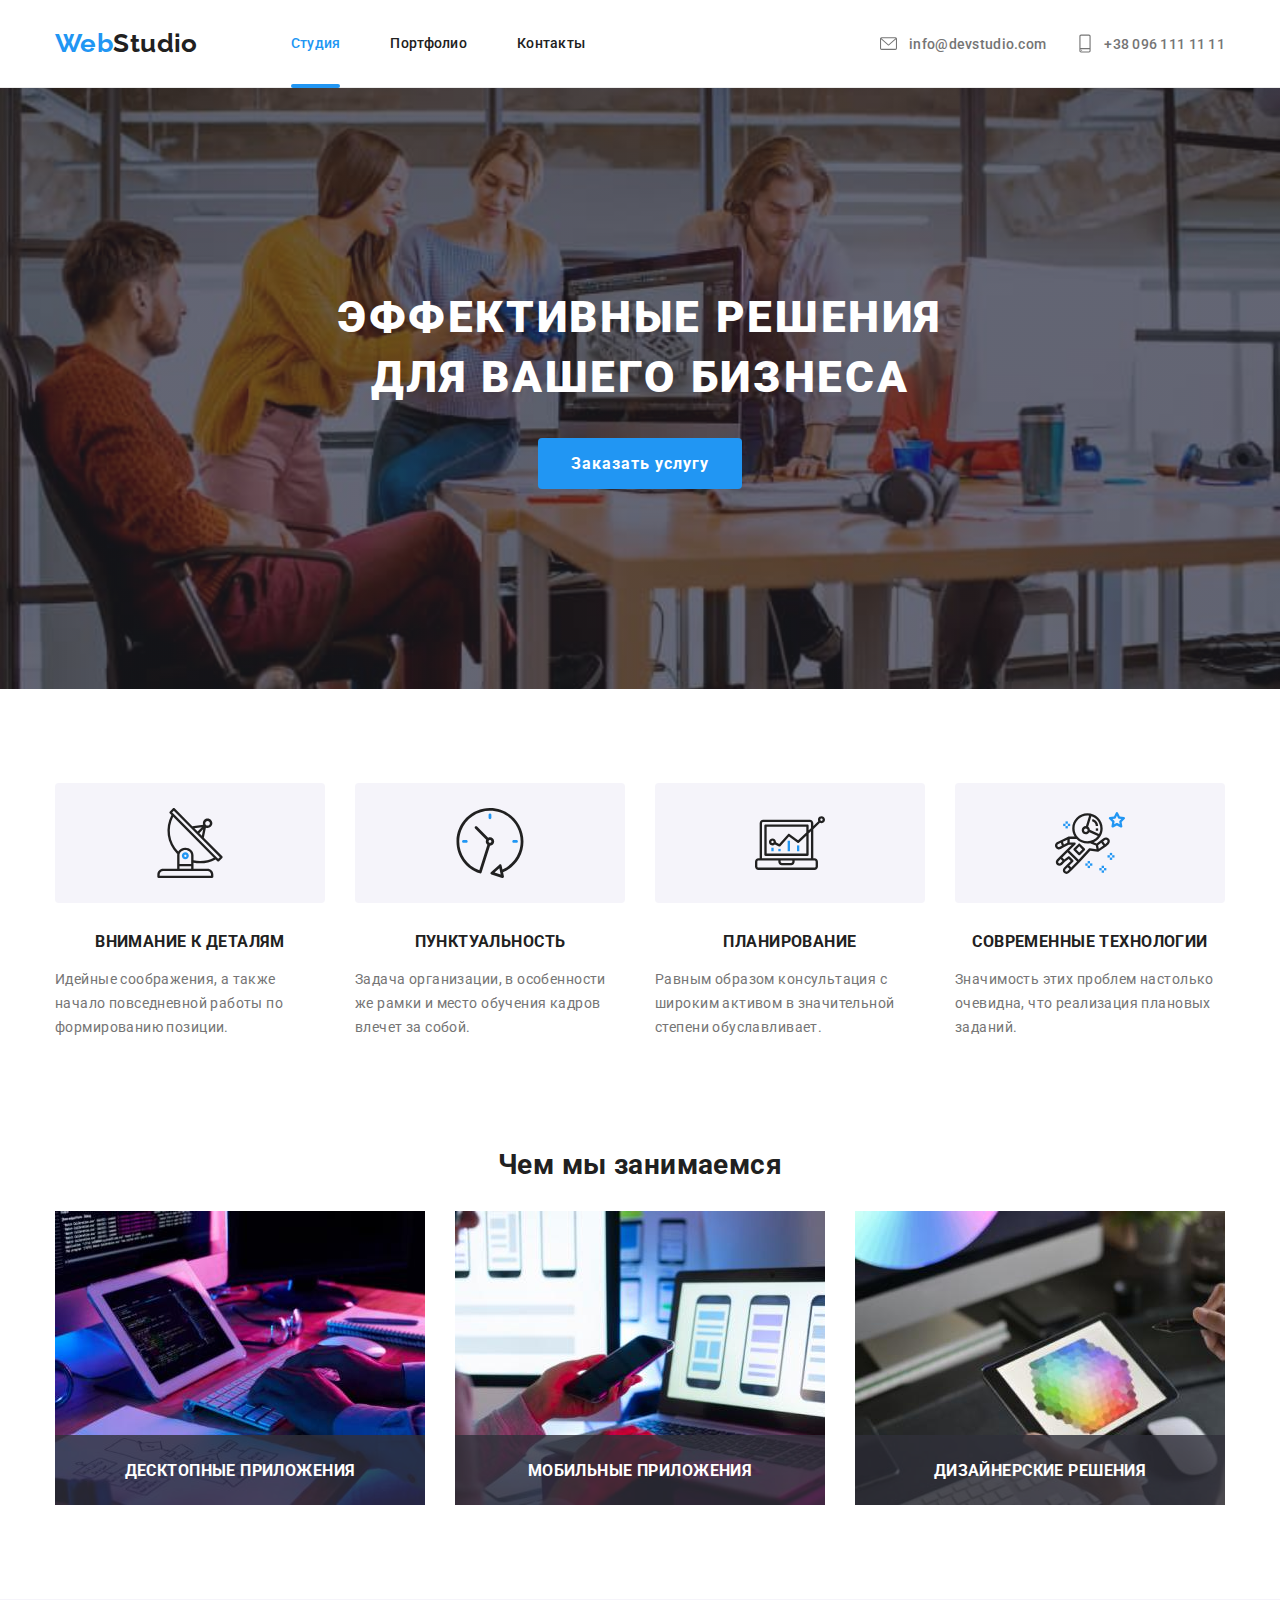
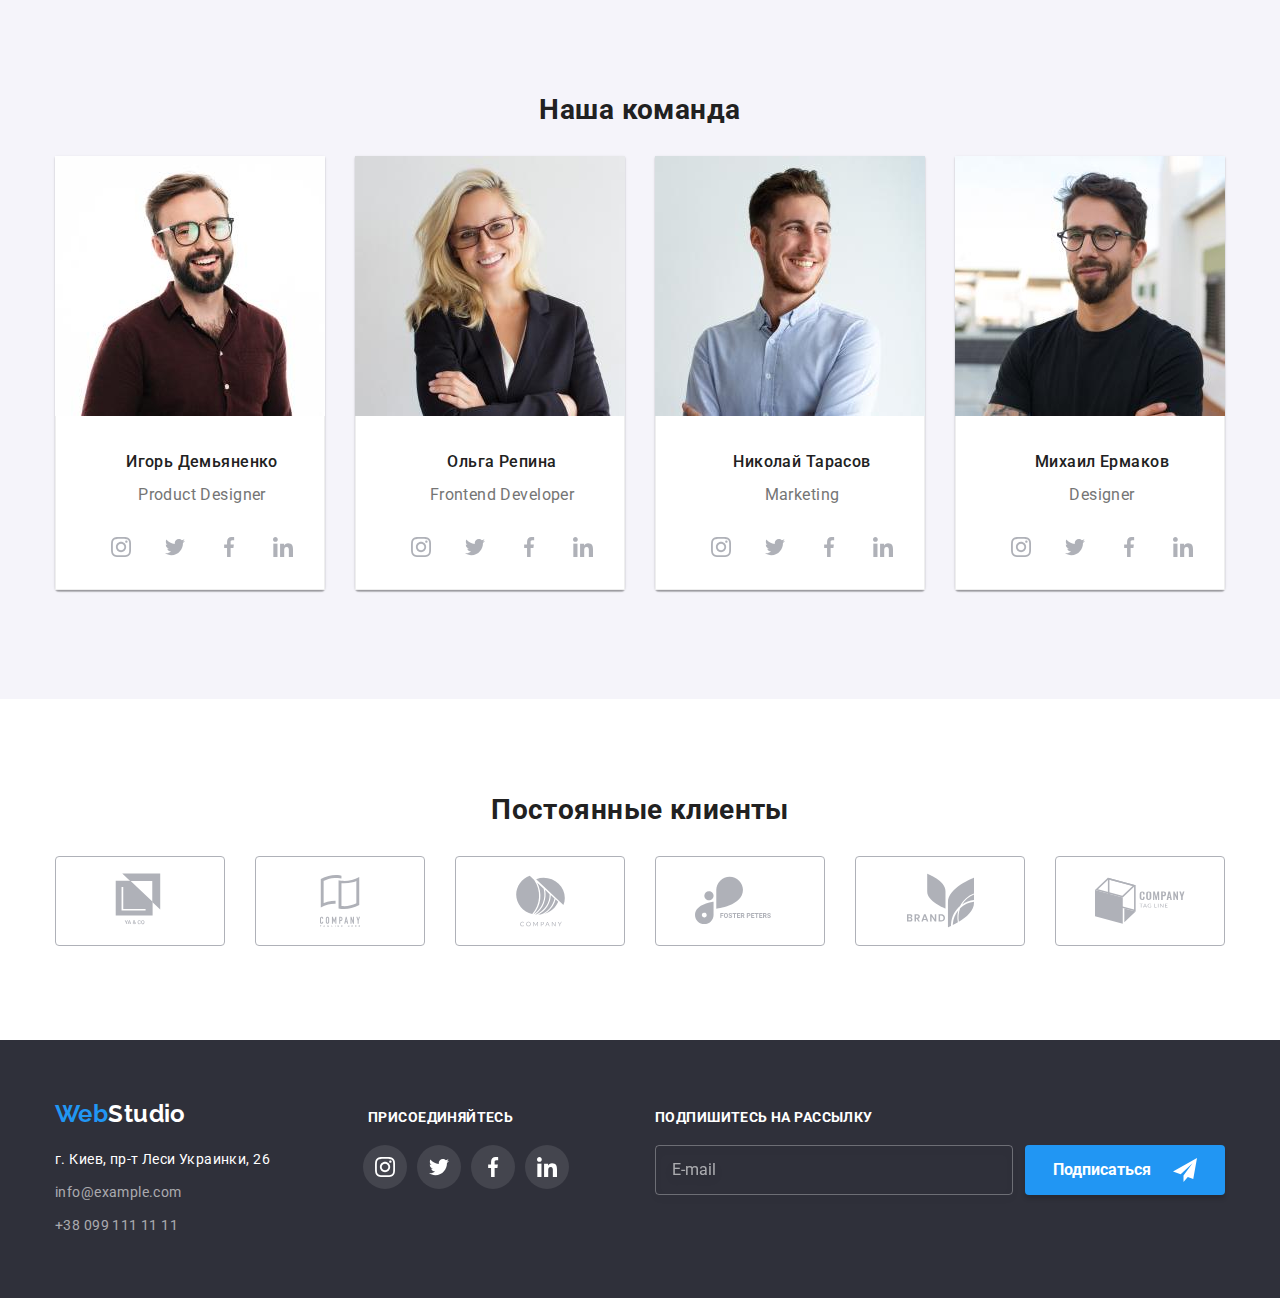
<file: index.html>
<!DOCTYPE html>
<html lang="ru">
<head>
    <meta charset="UTF-8">
    <meta name="viewport" content="width=device-width, initial-scale=1.0">
    <title>WebStudio</title>
    <link
    rel="stylesheet"
    href="https://cdnjs.cloudflare.com/ajax/libs/animate.css/4.1.1/animate.min.css"
  />
    <link href="https://fonts.googleapis.com/css2?family=Raleway:wght@700&family=Roboto:wght@400;500;700;900&display=swap" rel="stylesheet">
    <link rel="stylesheet" href="https://cdnjs.cloudflare.com/ajax/libs/modern-normalize/1.0.0/modern-normalize.min.css">
    <link rel="stylesheet" href="./css/main.min.css">
</head>
<body>
    <!--HEADER-->
    <header class="header">
        <div class="header-page container">
            <nav class="navigation">
                <a href="./index.html" class="logo" aria-label="WebStudio"><span class="web">Web</span><span class="studio-header">Studio</span></a>
                <ul class="navigation-list navigation-list-deck list">
                    <li class="navigation-item"><a href="./index.html" class="link current">Студия</a></li>
                    <li class="navigation-item"><a href="./portfolio.html" class="link">Портфолио</a></li>
                    <li class="navigation-item"><a href="" class="link">Контакты</a></li>
                </ul>
                <button type="button" 
                    class="menu-button is-open" 
                    data-menu-button
                    aria-expanded="false"
                    aria-controls="menu-container"
                    >
                    <svg 
                        width="20" 
                        height="20" 
                        aria-label="Переключатель мобильного меню">
                        <use class="icon-close-menu" href="./svg/sprite.svg#icon-close-menu"></use>
                        <use class="icon-menu" href="./svg/sprite.svg#icon-menu"></use>
                    </svg>
                </button>
                <div class="menu-container" id="menu-container" data-menu>
                    <ul class="navigation-list list">
                        <li class="navigation-item"><a href="./index.html" class="link current">Студия</a></li>
                        <li class="navigation-item"><a href="./portfolio.html" class="link">Портфолио</a></li>
                        <li class="navigation-item"><a href="" class="link">Контакты</a></li>
                    </ul>
                    <address class="address">
                <ul class="address-list__header list">
                    <li class="address-list__items">
                        <a href="mailto:info@devstudio.com" class="contacts">
                        <svg class="contacts-svg__envelop"><use href="./svg/sprite.svg#icon-envelope"></use></svg>info@devstudio.com</a>
                    </li>
                    <li>
                        <a href="tel:380961111111" class="contacts">
                        <svg class="contacts-svg__smartphone"><use href="./svg/sprite.svg#icon-smartphone"></use></svg>+38 096 111 11 11</a>
                    </li>
                </ul>
            </address>
                </div>
            </nav>
            <address class="address address-deck">
                <ul class="address-list__header list">
                    <li class="address-list__items">
                        <a href="mailto:info@devstudio.com" class="contacts">
                        <svg class="contacts-svg__envelop"><use href="./svg/sprite.svg#icon-envelope"></use></svg>info@devstudio.com</a>
                    </li>
                    <li>
                        <a href="tel:380961111111" class="contacts">
                        <svg class="contacts-svg__smartphone"><use href="./svg/sprite.svg#icon-smartphone"></use></svg>+38 096 111 11 11</a>
                    </li>
                </ul>
            </address>
        </div>
    </header>
    <!-- MAIN -->
    <main>
    <!-- HERO -->
    <section class="hero">
        <div class="hero-box"><h1 class="hero-title">Эффективные решения для вашего бизнеса</h1>
            <button class="button primary" data-modal-open>Заказать услугу</button>
        </div>
    </section>
    <!--описания деятельности-->
    <section class="activity padding">
        <!-- <h2>Наши преимущества</h2> скрыть-->
        <div class="activity-box container">
            <h2 hidden>Наши преимущества</h2>
            <ul class="activity-list">
                <li class="activity-item list"><h3 class="activity-title">Внимание к деталям</h3><p class="activity-text">Идейные соображения, а также начало повседневной работы по формированию позиции. </p></li>
                <li class="activity-item list"><h3 class="activity-title">Пунктуальность</h3><p class="activity-text">Задача организации, в особенности же рамки и место обучения кадров влечет за собой.</p></li>
                <li class="activity-item list"><h3 class="activity-title">Планирование</h3><p class="activity-text">Равным образом консультация с широким активом в значительной степени обуславливает.</p></li>
                <li class="activity-item list"><h3 class="activity-title">Современные технологии</h3><p class="activity-text">Значимость этих проблем настолько очевидна, что реализация плановых заданий.</p></li>
            </ul>
        </div>
    </section>
    <section class="work padding">
    <!--визуальное описание-->
        <div class="container">
        <h2 class="title">Чем мы занимаемся</h2>
            <ul class="work-list">
                    <li class="work-item list"><a href="">
                        <div class="actions-thumb">
                            <img srcset="./image/decktop/work-examples-1@1x.jpg, ./image/decktop/work-examples-1@2x.jpg 2x,"
                            src="./image/work-examples-1.jpg" alt="примеры робот">
                            <div class="work-actions">
                                    <h3 class="work-title">Десктопные приложения</h3>
                                </div>
                            </div>
                        </a>
                    </li>
                    <li class="work-item list"><a href="">
                        <div class="actions-thumb">
                            <img srcset="./image/decktop/work-examples-2@1x.jpg, ./image/decktop/work-examples-2@2x.jpg 2x,"
                            src="./image/work-examples-2.jpg" alt="примеры робот" width="370" height="294">
                            <div class="work-actions">
                                    <h3 class="work-title">Мобильные приложения</h3>
                                </div>
                            </div>
                        </a>
                    </li>
                    <li class="work-item list"><a href="">
                        <div class="actions-thumb">
                            <img srcset="./image/decktop/work-examples-3@1x.jpg, ./image/decktop/work-examples-3@2x.jpg 2x,"
                            src="./image/work-examples-3.jpg" alt="примеры робот" width="370" height="294">
                            <div class="work-actions">
                                <h3 class="work-title">Дизайнерские решения</h3>
                            </div>
                        </div>
                    </a>
                </li>
            </ul>
        </div>
    </section>
    <!--команда-->
    <section class="our_team padding">
        <div class="team container">
            <h2 class="title">Наша команда</h2>
            <ul class="team-list list">
                <li class="team-list__items  shadow">
                    <div class="card">
                        <div class="card-items">
                            <picture class="picture">
                                <source srcset="./image/decktop/decktop-team-1@1x.jpg, ./image/decktop/decktop-team-1@2x.jpg" media="(min-width: 1200px)">
                                <source srcset="./image/tablet/tablet-team-1@1x-min.jpg, ./image/tablet/tablet-team-1@2x-min.jpg" media="(min-width: 768px)">
                                <source srcset="./image/mobile/mobile-team-1@1x-min.jpg, ./image/mobile/mobile-team-1@2x-min.jpg" media="(min-width: 320px)">
                                <img src="./image/team1.jpg" alt="член команды">
                            </picture>
                        </div>
                        <div class="card-text"><h3 class="team-title">Игорь Демьяненко</h3><p class="items-text" lang="en">Product Designer</p>
                            <ul class="social-list list">
                                <li class="social-list__items">
                                    <a href="" class="social-list__link link">
                                        <svg class="social-list__svg">
                                            <use href="./svg/sprite.svg#icon-instagram"></use>
                                        </svg>
                                    </a>
                                </li>
                                <li class="social-list__items">
                                    <a href="" class="social-list__link link">
                                        <svg class="social-list__svg">
                                            <use href="./svg/sprite.svg#icon-twitter"></use>
                                        </svg>
                                    </a>
                                </li>
                                <li class="social-list__items">
                                    <a href="" class="social-list__link link">
                                        <svg class="social-list__svg">
                                            <use href="./svg/sprite.svg#icon-facebook"></use>
                                        </svg>
                                    </a>
                                </li>
                                <li class="social-list__items">
                                    <a href="" class="social-list__link link">
                                        <svg class="social-list__svg">
                                            <use href="./svg/sprite.svg#icon-linkedin"></use>
                                        </svg>
                                    </a>
                                </li>
                            </ul>
                        </div>
                    </div>
                </li>
                <li class="team-list__items shadow">
                    <div class="card">
                    <div class="card-items ">
                        <picture class="picture">
                            <source srcset="./image/decktop/decktop-team-2@1x.jpg, ./image/decktop/decktop-team-2@2x.jpg" media="(min-width: 1200px)">
                            <source srcset="./image/tablet/tablet-team-2@1x-min.jpg, ./image/tablet/tablet-team-2@2x-min.jpg" media="(min-width: 768px)">
                            <source srcset="./image/mobile/mobile-team-2@1x-min.jpg, ./image/mobile/mobile-team-2@2x-min.jpg" media="(min-width: 320px)">
                            <img src="./image/team2.jpg" alt="член команды">
                        </picture>
                    </div>
                        <div class="card-text"><h3 class="team-title">Ольга Репина</h3><p class="items-text" lang="en">Frontend Developer</p>
                            <ul class="social-list list">
                                <li class="social-list__items">
                                    <a href="" class="social-list__link link">
                                        <svg class="social-list__svg">
                                            <use href="./svg/sprite.svg#icon-instagram"></use>
                                        </svg>
                                    </a>
                                </li>
                                <li class="social-list__items">
                                    <a href="" class="social-list__link link">
                                        <svg class="social-list__svg">
                                            <use href="./svg/sprite.svg#icon-twitter"></use>
                                        </svg>
                                    </a>
                                </li>
                                <li class="social-list__items">
                                    <a href="" class="social-list__link link">
                                        <svg class="social-list__svg">
                                            <use href="./svg/sprite.svg#icon-facebook"></use>
                                        </svg>
                                    </a>
                                </li>
                                <li class="social-list__items">
                                    <a href="" class="social-list__link link">
                                        <svg class="social-list__svg">
                                            <use href="./svg/sprite.svg#icon-linkedin"></use>
                                        </svg>
                                    </a>
                                </li>
                            </ul>
                        </div>         
                    </div>
                </li>
                <li class="team-list__items shadow">
                    <div class="card">
                    <div class="card-items">
                        <picture class="picture">
                            <source srcset="./image/decktop/decktop-team-3@1x.jpg, ./image/decktop/decktop-team-3@2x.jpg" media="(min-width: 1200px)">
                            <source srcset="./image/tablet/tablet-team-3@1x-min.jpg, ./image/tablet/tablet-team-3@2x-min.jpg" media="(min-width: 768px)">
                            <source srcset="./image/mobile/mobile-team-3@1x-min.jpg, ./image/mobile/mobile-team-3@2x-min.jpg" media="(min-width: 320px)">
                            <img src="./image/team3.jpg" alt="член команды">
                        </picture>
                    </div>
                            <div class="card-text"><h3 class="team-title">Николай Тарасов </h3><p class="items-text" lang="en">Marketing</p>
                                <ul class="social-list list">
                                    <li class="social-list__items">
                                        <a href="" class="social-list__link link">
                                            <svg class="social-list__svg">
                                                <use href="./svg/sprite.svg#icon-instagram"></use>
                                            </svg>
                                        </a>
                                    </li>
                                    <li class="social-list__items">
                                        <a href="" class="social-list__link link">
                                            <svg class="social-list__svg">
                                                <use href="./svg/sprite.svg#icon-twitter"></use>
                                            </svg>
                                        </a>
                                    </li>
                                    <li class="social-list__items">
                                        <a href="" class="social-list__link link">
                                            <svg class="social-list__svg">
                                                <use href="./svg/sprite.svg#icon-facebook"></use>
                                            </svg>
                                        </a>
                                    </li>
                                    <li class="social-list__items">
                                        <a href="" class="social-list__link link">
                                            <svg class="social-list__svg">
                                                <use href="./svg/sprite.svg#icon-linkedin"></use>
                                            </svg>
                                        </a>
                                    </li>
                                </ul>
                            </div>          
                        </div>
                </li>
                <li class="team-list__items shadow">
                    <div class="card">
                    <div class="card-items">
                        <picture class="picture">
                            <source srcset="./image/decktop/decktop-team-4@1x.jpg, ./image/decktop/decktop-team-4@2x.jpg" media="(min-width: 1200px)">
                            <source srcset="./image/tablet/tablet-team-4@1x-min.jpg, ./image/tablet/tablet-team-4@2x-min.jpg" media="(min-width: 768px)">
                            <source srcset="./image/mobile/mobile-team-4@1x-min.jpg, ./image/mobile/mobile-team-4@2x-min.jpg" media="(min-width: 320px)">
                            <img src="./image/team4.jpg" alt="член команды">
                        </picture>
                    </div>
                        <div class="card-text"><h3 class="team-title">Михаил Ермаков</h3><p class="items-text" lang="en">Designer</p>
                            <ul class="social-list list">
                                <li class="social-list__items">
                                    <a href="" class="social-list__link link">
                                        <svg class="social-list__svg">
                                            <use href="./svg/sprite.svg#icon-instagram"></use>
                                        </svg>
                                    </a>
                                </li>
                                <li class="social-list__items">
                                    <a href="" class="social-list__link link">
                                        <svg class="social-list__svg">
                                            <use href="./svg/sprite.svg#icon-twitter"></use>
                                        </svg>
                                    </a>
                                </li>
                                <li class="social-list__items">
                                    <a href="" class="social-list__link link">
                                        <svg class="social-list__svg">
                                            <use href="./svg/sprite.svg#icon-facebook"></use>
                                        </svg>
                                    </a>
                                </li>
                                <li class="social-list__items">
                                    <a href="" class="social-list__link link">
                                        <svg class="social-list__svg">
                                            <use href="./svg/sprite.svg#icon-linkedin"></use>
                                        </svg>
                                    </a>
                                </li>
                            </ul>
                        </div>         
                    </div>
                </li>
            </ul>
        </div>
    </section>
    <section class="clients">
        <div class="clients-content container padding">
            <h2 class="title">Постоянные клиенты</h2>
            <ul class="clients-list__items list">
                <li class="clients-list__link link">
                    <a href="" class="link-go_client">
                        <svg class="clients-svg" width="54.27" height="59.23">
                            <use href="./svg/sprite.svg#icon-klient-1"></use>
                        </svg>
                    </a>
                </li>
                <li class="clients-list__link link">
                    <a href="" class="link-go_client">
                        <svg class="clients-svg" width="70" height="52">
                            <use href="./svg/sprite.svg#icon-klient-2"></use>
                        </svg>
                    </a>
                </li>
                <li class="clients-list__link link">
                    <a href="" class="link-go_client">
                        <svg class="clients-svg" width="51" height="52.6">
                            <use href="./svg/sprite.svg#icon-klient-3"></use>
                        </svg>
                    </a>
                </li>
                <li class="clients-list__link link">
                    <a href="" class="link-go_client">
                        <svg class="clients-svg" width="170" height="90">
                            <use href="./svg/sprite.svg#icon-klient-4"></use>
                        </svg>
                    </a>
                </li>
                <li class="clients-list__link link">
                    <a href="" class="link-go_client">
                        <svg class="clients-svg" width="79" height="67">
                            <use href="./svg/sprite.svg#icon-klient-5"></use>
                        </svg>
                    </a>
                </li>
                <li class="clients-list__link link">
                    <a href="" class="link-go_client">
                        <svg class="clients-svg" width="170" height="90">
                            <use href="./svg/sprite.svg#icon-klient-6"></use>
                        </svg>
                    </a>
                </li>
            </ul> 
        </div>
    </section>
    </main>
    <!--подвал-->
    <footer class="footer">
        <div class="footer-content footer-container container">
            <div class="footer-address footer-widget">
                    <a href="./index.html" class="footer-address__logo"><span class="web">Web</span><span class="studio-footer">Studio</span></a>
                <address class="address-list">
                    <ul class="list">
                    <li class="adress-items city">г. Киев, пр-т Леси Украинки, 26</li>
                    <li class="adress-items"><a href="mailto:info@example.com"  class="contacts-footer">info@example.com</a></li>   
                    <li class="adress-items"><a href="tel:+380991111111"  class="contacts-footer">+38 099 111 11 11</a></li>
                    </ul>
                </address>
            </div>
            <div class="join footer-widget">
                <h3 class="join-title">Присоединяйтесь</h3>
                <ul class="join-list list">
                    <li class="join-list__items">
                        <a href="" class="join-list__link link">
                            <svg class="join-list__svg">
                                <use href="./svg/sprite.svg#icon-instagram"></use>
                            </svg>
                        </a>
                    </li>
                    <li class="join-list__items">
                        <a href="" class="join-list__link link">
                            <svg class="join-list__svg">
                                <use href="./svg/sprite.svg#icon-twitter"></use>
                            </svg>
                        </a>
                    </li>
                    <li class="join-list__items">
                        <a href="" class="join-list__link link">
                            <svg class="join-list__svg">
                                <use href="./svg/sprite.svg#icon-facebook"></use>
                            </svg>
                        </a>
                    </li>
                    <li class="join-list__items">
                        <a href="" class="join-list__link link">
                            <svg class="join-list__svg">
                                <use href="./svg/sprite.svg#icon-linkedin"></use>
                            </svg>
                        </a>
                    </li>
                </ul>
            </div>
            <div class="subscribe-box footer-widget">
                <h3 class="subscribe-title">Подпишитесь на рассылку</h3>
                <div class="subscribe-box-wrapper">
                    <input type="email" name="subscribe-email" class="subscribe-email" required placeholder="E-mail">
                    <button type="submit" class="subscribe-button">Подписаться</button>
                </div>
            </div>
        </div>
    </footer>
    <div class="backdrop is-hidden" data-modal>
        <div class="modal">
            <button type="button" class="close-modal " data-modal-close>
                <svg class="close-svg">
                    <use href="./svg/sprite.svg#icon-close"></use>
                </svg>
            </button>
            <h2 class="title-form">Оставьте свои данные, мы вам перезвоним</h2>
            <form action="#" class="contact-form">
                <div class="contact-form-field">
                    <p class="contact-form-title">Имя</p>
                    <input type="text" name="user-name" id="user-name" class="contact-form-input" required minlength="2"> 
                    <svg class="contact-form-svg" width="12" height="12" >
                        <use href="./svg/sprite.svg#icon-name-svg"></use>
                    </svg>
                </div>
                <div class="contact-form-field">
                    <p class="contact-form-title">Телефон</p>
                    <input type="tel" name="user-tel" id="user-tel" class="contact-form-input" required minlength="10">
                    <svg class="contact-form-svg" width="13" height="13" >
                        <use href="./svg/sprite.svg#icon-tel-svg"></use>
                    </svg>
                </div>
                <div class="contact-form-field">
                    <p class="contact-form-title">Почта</p>
                    <input type="email" name="user-email" id="user-email" class="contact-form-input" required>
                    <svg class="contact-form-svg" width="15" height="12" >
                        <use href="./svg/sprite.svg#icon-email-svg"></use>
                    </svg>
                </div>
                <div class="contact-form-field">
                    <p class="contact-form-title">Комментарий</p>
                    <textarea name="user-message" id="user-message" class="contact-form-message" placeholder="Введите текст" minlength="15"></textarea>
                </div>
                    <input type="checkbox" name="user-policy" id="user-policy" class="modal-checkbox visually-hidden">
                    <label for="user-policy" class="for-modal-checkbox">
                        <span class="label-title">Соглашаюсь с рассылкой и принимаю <a href="#" class="policy-link">Условия договора</a></span>
                    </label>
                 <div class="button-box">
                     <button type="submit" class="contact-form-button">Отправить</button>
                </div>
        

            </form>
        </div>
    </div>
    <script src="./js/menu.js"></script>
    <script src="./js/modal.js"></script>
</body>
</html>
</file>
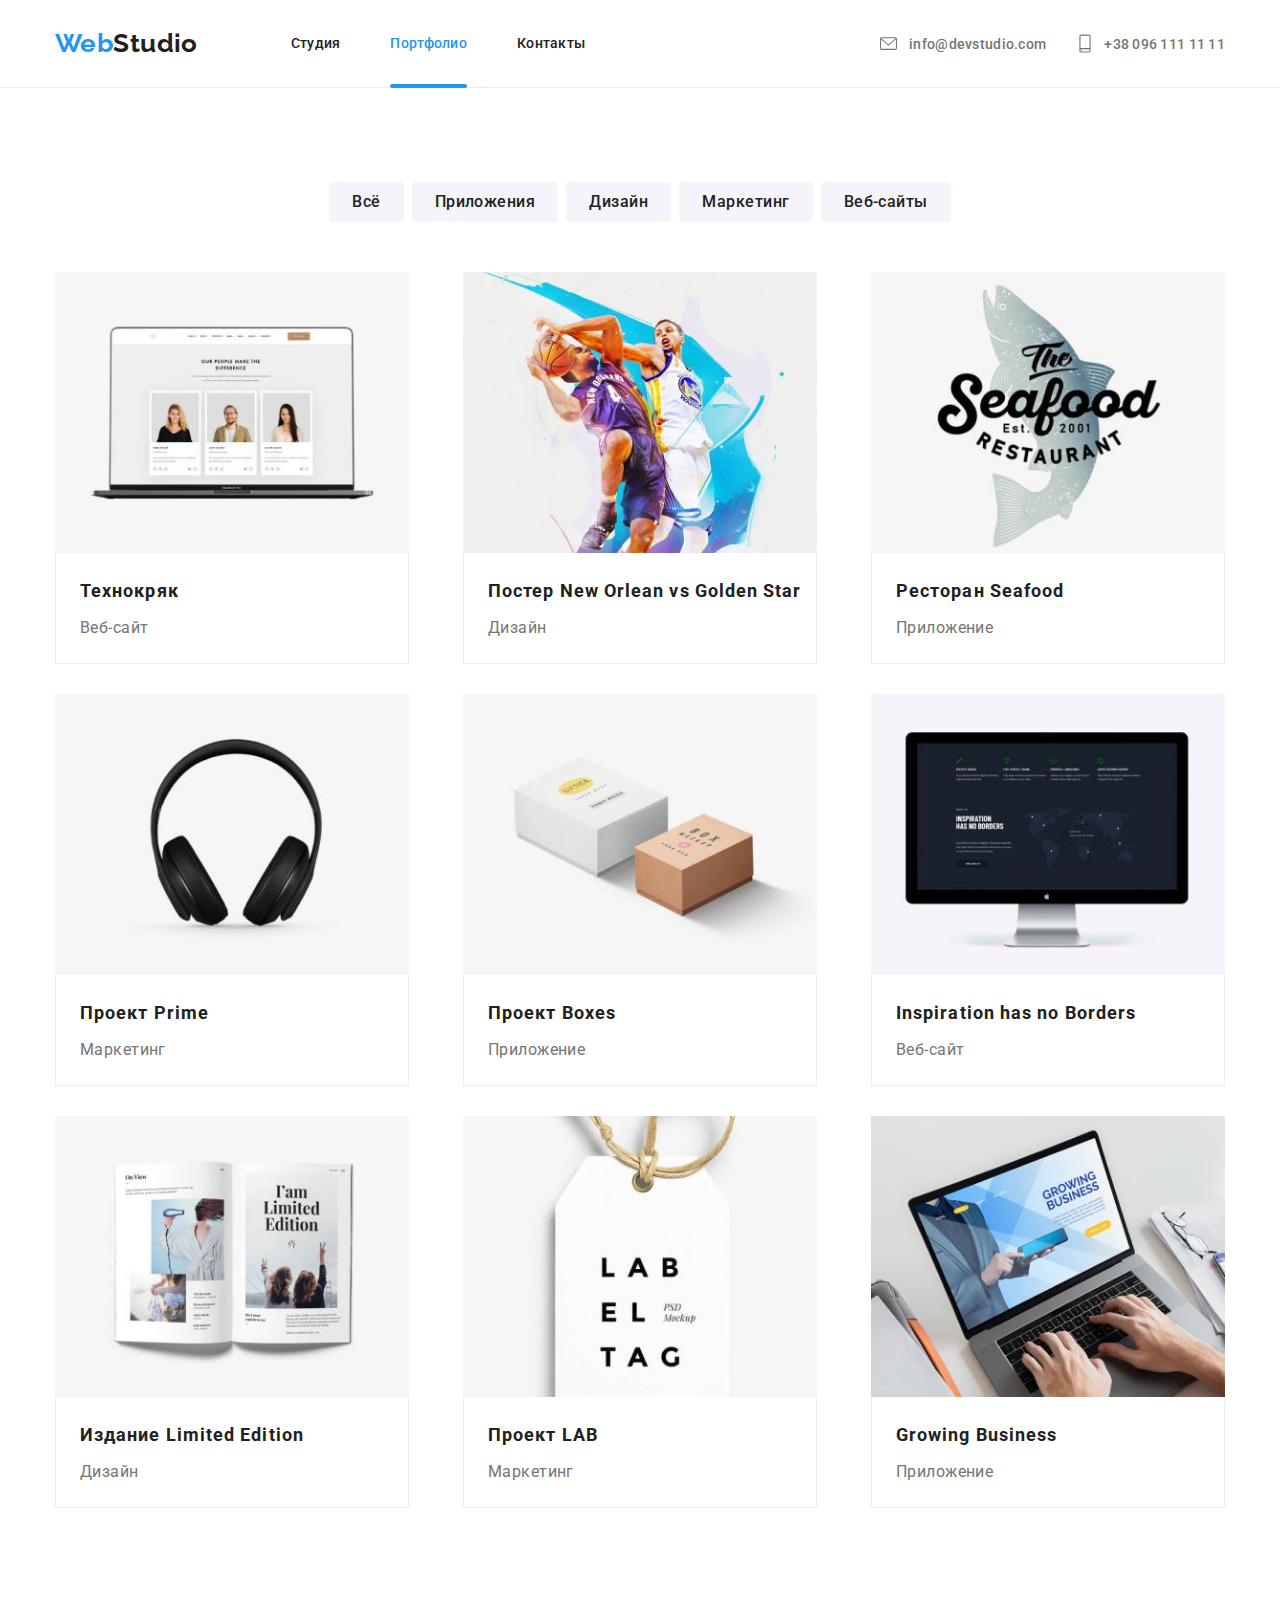
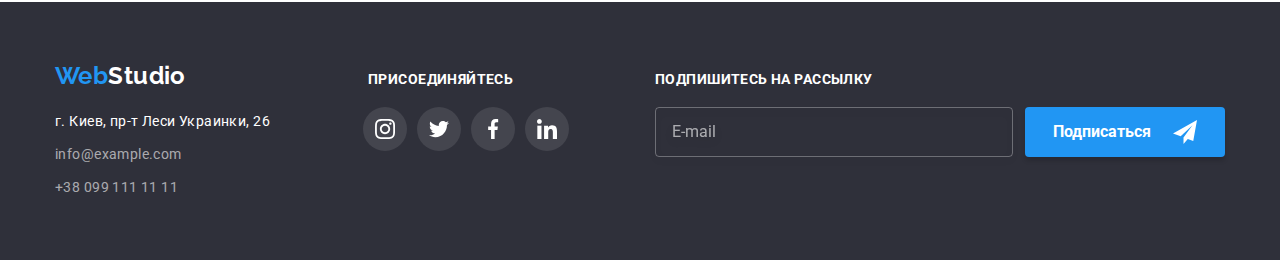
<file: portfolio.html>
<!DOCTYPE html>
<html lang="ru">
<head>
    <meta charset="UTF-8">
    <meta name="viewport" content="width=device-width, initial-scale=1.0">
    <title>Portfolio</title>
    <link href="https://fonts.googleapis.com/css2?family=Raleway:wght@700&family=Roboto:wght@400;500;700;900&display=swap" rel="stylesheet">
    <link rel="stylesheet" href="https://cdnjs.cloudflare.com/ajax/libs/modern-normalize/1.0.0/modern-normalize.min.css">
    <link rel="stylesheet" href="./css/main.min.css">
</head>
<body>
<!--HEADER-->
<header class="header">
    <div class="header-page container">
        <nav class="navigation">
            <a href="./index.html" class="logo" aria-label="WebStudio"><span class="web">Web</span><span class="studio-header">Studio</span></a>
            <ul class="navigation-list navigation-list-deck list">
                <li class="navigation-item"><a href="./index.html" class="link">Студия</a></li>
                <li class="navigation-item"><a href="./portfolio.html" class="link current">Портфолио</a></li>
                <li class="navigation-item"><a href="" class="link">Контакты</a></li>
            </ul>
            <button type="button" 
                class="menu-button is-open" 
                data-menu-button
                aria-expanded="false"
                aria-controls="menu-container"
                >
                <svg 
                    width="20" 
                    height="20" 
                    aria-label="Переключатель мобильного меню">
                    <use class="icon-close-menu" href="./svg/sprite.svg#icon-close-menu"></use>
                    <use class="icon-menu" href="./svg/sprite.svg#icon-menu"></use>
                </svg>
            </button>
            <div class="menu-container" id="menu-container" data-menu>
                <ul class="navigation-list list">
                    <li class="navigation-item"><a href="./index.html" class="link">Студия</a></li>
                    <li class="navigation-item"><a href="./portfolio.html" class="link current">Портфолио</a></li>
                    <li class="navigation-item"><a href="" class="link">Контакты</a></li>
                </ul>
                <address class="address">
            <ul class="address-list__header list">
                <li class="address-list__items">
                    <a href="mailto:info@devstudio.com" class="contacts">
                    <svg class="contacts-svg__envelop"><use href="./svg/sprite.svg#icon-envelope"></use></svg>info@devstudio.com</a>
                </li>
                <li>
                    <a href="tel:380961111111" class="contacts">
                    <svg class="contacts-svg__smartphone"><use href="./svg/sprite.svg#icon-smartphone"></use></svg>+38 096 111 11 11</a>
                </li>
            </ul>
        </address>
            </div>
        </nav>
        <address class="address address-deck">
            <ul class="address-list__header list">
                <li class="address-list__items">
                    <a href="mailto:info@devstudio.com" class="contacts">
                    <svg class="contacts-svg__envelop"><use href="./svg/sprite.svg#icon-envelope"></use></svg>info@devstudio.com</a>
                </li>
                <li>
                    <a href="tel:380961111111" class="contacts">
                    <svg class="contacts-svg__smartphone"><use href="./svg/sprite.svg#icon-smartphone"></use></svg>+38 096 111 11 11</a>
                </li>
            </ul>
        </address>
    </div>
</header>
<section class="portfolio padding">
    <!-- скрыть h1 -->
    <div class="container">
        <div class="portfolio__menu">  
        <h1 hidden>Портфолио</h1>
        <ul class="portfolio__menu-list list">
            <li class="portfolio-button"><button type="button" class="button secondary">Всё</button></li>
            <li class="portfolio-button"><button type="button" class="button secondary">Приложения</button></li>
            <li class="portfolio-button"><button type="button" class="button secondary">Дизайн</button></li>
            <li class="portfolio-button"><button type="button" class="button secondary">Маркетинг</button></li>
            <li class="portfolio-button"><button type="button" class="button secondary">Веб-сайты</button></li>
        </ul>
    </div>
    <div class="portfolio-content">
        <ul class="portfolio-list list">
            <li class="portfolio-items list">
                    <a href="" class="portfolio-items__link">
                        <div class="card-items">
                            <picture class="picture">
                                <source srcset="./image/decktop/decktop-portfolio-1@1x.jpg, ./image/decktop/decktop-portfolio-1@2x.jpg" media="(min-width: 1200px)">
                                <source srcset="./image/tablet/tablet-portfolio-1@1x-min.jpg, ./image/tablet/tablet-portfolio-1@2x-min.jpg" media="(min-width: 768px)">
                                <source srcset="./image/mobile/mobile-portfolio-1@1x-min.jpg, ./image/mobile/mobile-portfolio-1@2x-min.jpg" media="(min-width: 320px)">
                                <img src="./image/portfolio-items1.jpg" alt="Премеры робот">
                            </picture>
                        <div class="portfolio-actions"><p class="portfolio-actions__text animate__backInUp">Технокряк это современная площадка распространения коронавируса. 
                            Компании используют эту платформу для цифрового шпионажа и атак на защищённые сервера конкурентов.</p></div>
                        </div>
                    <div class="card-text"><h2 class="product-title">Технокряк</h2><p class="product-text">Веб-сайт</p></div></a>
            </li>
            <li class="portfolio-items list">
                    <a href="" class="portfolio-items__link">
                        <div class="card-items">
                            <picture class="picture">
                                <source srcset="./image/decktop/decktop-portfolio-2@1x.jpg, ./image/decktop/decktop-portfolio-2@2x.jpg" media="(min-width: 1200px)">
                                <source srcset="./image/tablet/tablet-portfolio-2@1x-min.jpg, ./image/tablet/tablet-portfolio-2@2x-min.jpg" media="(min-width: 768px)">
                                <source srcset="./image/mobile/mobile-portfolio-2@1x-min.jpg, ./image/mobile/mobile-portfolio-2@2x-min.jpg" media="(min-width: 320px)">
                                <img src="./image/portfolio-items2.jpg" alt="Премеры робот">
                            </picture>
                        <div class="portfolio-actions"><p class="portfolio-actions__text animate__backInUp">Технокряк это современная площадка распространения коронавируса. 
                            Компании используют эту платформу для цифрового шпионажа и атак на защищённые сервера конкурентов.</p></div>
                        </div>
                    <div class="card-text"><h2 class="product-title">Постер <span lang="en">New Orlean vs Golden Star</span></h2><p class="product-text">Дизайн</p></div></a>
            </li>
            <li class="portfolio-items list">
                    <a href="" class="portfolio-items__link">
                        <div class="card-items">
                            <picture class="picture">
                                <source srcset="./image/decktop/decktop-portfolio-3@1x.jpg, ./image/decktop/decktop-portfolio-3@2x.jpg" media="(min-width: 1200px)">
                                <source srcset="./image/tablet/tablet-portfolio-3@1x-min.jpg, ./image/tablet/tablet-portfolio-3@2x-min.jpg" media="(min-width: 768px)">
                                <source srcset="./image/mobile/mobile-portfolio-3@1x-min.jpg, ./image/mobile/mobile-portfolio-3@2x-min.jpg" media="(min-width: 320px)">
                                <img src="./image/portfolio-items3.jpg" alt="Премеры робот">
                            </picture>
                        <div class="portfolio-actions"><p class="portfolio-actions__text animate__backInUp">Технокряк это современная площадка распространения коронавируса. 
                            Компании используют эту платформу для цифрового шпионажа и атак на защищённые сервера конкурентов.</p></div>
                        </div>
                    <div class="card-text"><h2 class="product-title" lang="en">Ресторан Seafood</h2><p class="product-text">Приложение</p></div></a>
            </li>
            <li class="portfolio-items list">
                    <a href="" class="portfolio-items__link">
                        <div class="card-items">
                            <picture class="picture">
                                <source srcset="./image/decktop/decktop-portfolio-4@1x.jpg, ./image/decktop/decktop-portfolio-4@2x.jpg" media="(min-width: 1200px)">
                                <source srcset="./image/tablet/tablet-portfolio-4@1x-min.jpg, ./image/tablet/tablet-portfolio-4@2x-min.jpg" media="(min-width: 768px)">
                                <source srcset="./image/mobile/mobile-portfolio-4@1x-min.jpg, ./image/mobile/mobile-portfolio-4@2x-min.jpg" media="(min-width: 320px)">
                                <img src="./image/portfolio-items4.jpg" alt="Премеры робот">
                            </picture>
                        <div class="portfolio-actions"><p class="portfolio-actions__text animate__backInUp">Технокряк это современная площадка распространения коронавируса. 
                            Компании используют эту платформу для цифрового шпионажа и атак на защищённые сервера конкурентов.</p></div>
                        </div>
                    <div class="card-text"><h2 class="product-title">Проект <span lang="en">Prime</span></h2><p class="product-text">Маркетинг</p></div></a>
            </li>
            <li class="portfolio-items list">
                    <a href="" class="portfolio-items__link">
                        <div class="card-items">
                            <picture class="picture">
                                <source srcset="./image/decktop/decktop-portfolio-5@1x.jpg, ./image/decktop/decktop-portfolio-5@2x.jpg" media="(min-width: 1200px)">
                                <source srcset="./image/tablet/tablet-portfolio-5@1x-min.jpg, ./image/tablet/tablet-portfolio-5@2x-min.jpg" media="(min-width: 768px)">
                                <source srcset="./image/mobile/mobile-portfolio-5@1x-min.jpg, ./image/mobile/mobile-portfolio-5@2x-min.jpg" media="(min-width: 320px)">
                                <img src="./image/portfolio-items5.jpg" alt="Премеры робот">
                            </picture>
                    <div class="portfolio-actions"><p class="portfolio-actions__text animate__backInUp">Технокряк это современная площадка распространения коронавируса. 
                            Компании используют эту платформу для цифрового шпионажа и атак на защищённые сервера конкурентов.</p></div>
                        </div>
                    <div class="card-text"><h2 class="product-title">Проект <span lang="en">Boxes</span></h2><p class="product-text">Приложение</p></div></a>
            </li>
            <li class="portfolio-items list">
                    <a href="" class="portfolio-items__link">
                        <div class="card-items">
                            <picture class="picture">
                                <source srcset="./image/decktop/decktop-portfolio-6@1x.jpg, ./image/decktop/decktop-portfolio-6@2x.jpg" media="(min-width: 1200px)">
                                <source srcset="./image/tablet/tablet-portfolio-6@1x-min.jpg, ./image/tablet/tablet-portfolio-6@2x-min.jpg" media="(min-width: 768px)">
                                <source srcset="./image/mobile/mobile-portfolio-6@1x-min.jpg, ./image/mobile/mobile-portfolio-6@2x-min.jpg" media="(min-width: 320px)">
                                <img src="./image/portfolio-items6.jpg" alt="Премеры робот">
                            </picture>
                    <div class="portfolio-actions"><p class="portfolio-actions__text animate__backInUp">Технокряк это современная площадка распространения коронавируса. 
                            Компании используют эту платформу для цифрового шпионажа и атак на защищённые сервера конкурентов.</p></div>
                        </div>
                    <div class="card-text"><h2 class="product-title" lang="en">Inspiration has no Borders</h2><p class="product-text">Веб-сайт</p></div></a>
            </li>
            <li class="portfolio-items list">
                    <a href="" class="portfolio-items__link">
                        <div class="card-items">
                            <picture class="picture">
                                <source srcset="./image/decktop/decktop-portfolio-7@1x.jpg, ./image/decktop/decktop-portfolio-7@2x.jpg" media="(min-width: 1200px)">
                                <source srcset="./image/tablet/tablet-portfolio-7@1x-min.jpg, ./image/tablet/tablet-portfolio-7@2x-min.jpg" media="(min-width: 768px)">
                                <source srcset="./image/mobile/mobile-portfolio-7@1x-min.jpg, ./image/mobile/mobile-portfolio-7@2x-min.jpg" media="(min-width: 320px)">
                                <img src="./image/portfolio-items7.jpg" alt="Премеры робот">
                            </picture>
                    <div class="portfolio-actions"><p class="portfolio-actions__text animate__backInUp">Технокряк это современная площадка распространения коронавируса. 
                            Компании используют эту платформу для цифрового шпионажа и атак на защищённые сервера конкурентов.</p></div>
                        </div>
                    <div class="card-text"><h2 class="product-title">Издание <span lang="en">Limited Edition</span></h2><p class="product-text">Дизайн</p></div></a>
            </li>
            <li class="portfolio-items list">
                    <a href="" class="portfolio-items__link">
                        <div class="card-items">
                            <picture class="picture">
                                <source srcset="./image/decktop/decktop-portfolio-8@1x.jpg, ./image/decktop/decktop-portfolio-8@2x.jpg" media="(min-width: 1200px)">
                                <source srcset="./image/tablet/tablet-portfolio-8@1x-min.jpg, ./image/tablet/tablet-portfolio-8@2x-min.jpg" media="(min-width: 768px)">
                                <source srcset="./image/mobile/mobile-portfolio-8@1x-min.jpg, ./image/mobile/mobile-portfolio-8@2x-min.jpg" media="(min-width: 320px)">
                                <img src="./image/portfolio-items8.jpg" alt="Премеры робот">
                            </picture>
                    <div class="portfolio-actions"><p class="portfolio-actions__text animate__backInUp">Технокряк это современная площадка распространения коронавируса. 
                            Компании используют эту платформу для цифрового шпионажа и атак на защищённые сервера конкурентов.</p></div>
                        </div>
                    <div class="card-text"><h2 class="product-title">Проект <span lang="en">LAB</span></h2><p class="product-text">Маркетинг</p></div></a>
            </li>
            <li class="portfolio-items list">
                    <a href="" class="portfolio-items__link">
                        <div class="card-items">
                            <picture class="picture">
                                <source srcset="./image/decktop/decktop-portfolio-9@1x.jpg, ./image/decktop/decktop-portfolio-9@2x.jpg" media="(min-width: 1200px)">
                                <source srcset="./image/tablet/tablet-portfolio-9@1x-min.jpg, ./image/tablet/tablet-portfolio-9@2x-min.jpg" media="(min-width: 768px)">
                                <source srcset="./image/mobile/mobile-portfolio-9@1x-min.jpg, ./image/mobile/mobile-portfolio-9@2x-min.jpg" media="(min-width: 320px)">
                                <img src="./image/portfolio-items9.jpg" alt="Премеры робот">
                            </picture>
                    <div class="portfolio-actions"><p class="portfolio-actions__text animate__backInUp">Технокряк это современная площадка распространения коронавируса. 
                            Компании используют эту платформу для цифрового шпионажа и атак на защищённые сервера конкурентов.</p></div>
                        </div>
                    <div class="card-text"><h2 class="product-title" lang="en">Growing Business</h2><p class="product-text">Приложение</p></div></a>
            </li>
        </ul>
    </div>
</div>
</section>

<!--подвал-->
<footer class="footer">
    <div class="footer-content footer-container container">
        <div class="footer-address footer-widget">
                <a href="./index.html" class="footer-address__logo"><span class="web">Web</span><span class="studio-footer">Studio</span></a>
            <address class="address-list">
                <ul class="list">
                <li class="adress-items city">г. Киев, пр-т Леси Украинки, 26</li>
                <li class="adress-items"><a href="mailto:info@example.com"  class="contacts-footer">info@example.com</a></li>   
                <li class="adress-items"><a href="tel:+380991111111"  class="contacts-footer">+38 099 111 11 11</a></li>
                </ul>
            </address>
        </div>
        <div class="join footer-widget">
            <h3 class="join-title">Присоединяйтесь</h3>
            <ul class="join-list list">
                <li class="join-list__items">
                    <a href="" class="join-list__link link">
                        <svg class="join-list__svg">
                            <use href="./svg/sprite.svg#icon-instagram"></use>
                        </svg>
                    </a>
                </li>
                <li class="join-list__items">
                    <a href="" class="join-list__link link">
                        <svg class="join-list__svg">
                            <use href="./svg/sprite.svg#icon-twitter"></use>
                        </svg>
                    </a>
                </li>
                <li class="join-list__items">
                    <a href="" class="join-list__link link">
                        <svg class="join-list__svg">
                            <use href="./svg/sprite.svg#icon-facebook"></use>
                        </svg>
                    </a>
                </li>
                <li class="join-list__items">
                    <a href="" class="join-list__link link">
                        <svg class="join-list__svg">
                            <use href="./svg/sprite.svg#icon-linkedin"></use>
                        </svg>
                    </a>
                </li>
            </ul>
        </div>
        <div class="subscribe-box footer-widget">
            <h3 class="subscribe-title">Подпишитесь на рассылку</h3>
            <div class="subscribe-box-wrapper">
                <input type="email" name="subscribe-email" class="subscribe-email" required placeholder="E-mail">
                <button type="submit" class="subscribe-button">Подписаться</button>
            </div>
        </div>
    </div>
</footer>
<script src="./js/menu.js"></script>
    </body>
</html>
</file>
<file: css/main.min.css>
html{box-sizing:border-box}*,*::before,*::after{box-sizing:inherit}body{color:#212121;font-family:"Roboto", sans-serif;letter-spacing:0.03em;font-size:14px;margin:0}a{text-decoration:none}img{display:block;max-width:100%;height:auto}.list{padding:0px;margin:0px;list-style:none}.padding{padding-top:94px;padding-bottom:94px}@media screen and (max-width: 767px){.padding{padding-top:60px;padding-bottom:60px}}@media screen and (max-width: 1199px){.padding{padding-top:60px;padding-bottom:60px}}.container{width:100%;padding-left:15px;padding-right:15px;margin-right:auto;margin-left:auto}@media screen and (min-width: 480px){.container{width:480px;margin:0 auto}}@media screen and (min-width: 768px){.container{width:768px}}@media screen and (min-width: 1200px){.container{width:1200px}}.title{margin-top:0px;margin-bottom:30px;font-weight:bold;font-size:28px;line-height:1.179;text-align:center}.social-list{display:flex;justify-content:center;padding:0px}.social-list :not(:last-child){margin-right:10px}.social-list__link{display:flex;justify-content:center;align-items:center;width:44px;height:44px;border-radius:50%;transition:all 250ms cubic-bezier(0.4, 0, 0.2, 1)}.social-list__svg{width:20px;height:20px;fill:#AFB1B8}.social-list__link:hover{background-color:#2196F3}.social-list__link:hover .social-list__svg{fill:#fff}.button{display:inline-block;border:1px solid transparent;font-family:inherit;color:#212121;background-color:#F5F4FA;font-size:16px;border-radius:4px;text-align:center;cursor:pointer}.button.primary:hover,.button.primary:focus{color:#2196F3;background-color:#fff;transition:all 250ms cubic-bezier(0.4, 0, 0.2, 1)}.button.secondary{font-family:Roboto;font-weight:500;line-height:1.62;letter-spacing:0.03em;padding:6px 22px}.button.secondary:hover,.button.secondary:focus{background-color:#2196F3;color:#fff;box-shadow:0px 3px 1px rgba(0,0,0,0.1),0px 1px 2px rgba(0,0,0,0.08),0px 2px 2px rgba(0,0,0,0.12);transition:all 250ms cubic-bezier(0.4, 0, 0.2, 1)}.primary{color:#fff;background-color:#2196F3;line-height:1.86;font-weight:bold;letter-spacing:0.06em;padding:10px 32px}.card-shadow{transition:all 250ms cubic-bezier(0.4, 0, 0.2, 1)}.card-items{position:relative;overflow:hidden}.card-text{border:1px solid #EEEEEE;border-top:none;padding:20px 24px;background-color:#FFFFFF;padding-top:30px;padding-bottom:30px}.shadow{box-shadow:0px 1px 3px rgba(0,0,0,0.12),0px 1px 1px rgba(0,0,0,0.14),0px 2px 1px rgba(0,0,0,0.2);border-radius:0px 0px 4px 4px}@media screen and (min-width: 768px){.card-text{padding:20px 0px 20px 24px}}.backdrop{position:fixed;top:0;left:0;width:100%;height:100%;background:rgba(0,0,0,0.2);transition:all 250ms cubic-bezier(0.4, 0, 0.2, 1)}.backdrop.is-hidden .modal{transform:translate(-50%, -150%);opacity:0;transition:all 500ms linear 0ms}.modal{position:absolute;left:50%;top:50%;transform:translate(-50%, -50%);height:609px;background:#FFFFFF;box-shadow:0px 1px 3px rgba(0,0,0,0.12),0px 1px 1px rgba(0,0,0,0.14),0px 2px 1px rgba(0,0,0,0.2);border-radius:4px;transition:all 250ms cubic-bezier(0.4, 0, 0.2, 1);transform:translate(-50%, -50%) scale(1);padding:40px}@media screen and (max-width: 479px){.modal{width:94%}}@media screen and (min-width: 480px){.modal{width:450px}}@media screen and (min-width: 1199px){.modal{width:528px;height:581px}}.close-modal{position:absolute;top:8px;right:8px;width:30px;height:30px;fill:#000000;border:1px solid rgba(0,0,0,0.1);border-radius:50%;cursor:pointer;background-color:#fff;transition:all 250ms cubic-bezier(0.4, 0, 0.2, 1)}.close-modal:hover{background-color:#2196F3}.close-svg{position:absolute;width:11px;height:11px;right:9px;top:9px;bottom:10px;fill:#000;cursor:pointer}.is-hidden{opacity:0;visibility:hidden;pointer-events:none}.title-form{text-align:center;font-weight:bold;font-size:20px;line-height:1.15;margin-top:0;margin-bottom:12px}.contact-form-title{font-size:12px;line-height:1.167;letter-spacing:0.01em;color:#757575;margin:0;margin-bottom:4px}.contact-form-input:focus,.contact-form:focus{outline:none}.contact-form-input{width:100%;height:40px;border:1px solid rgba(33,33,33,0.2);border-radius:4px;padding-left:42px;transition:all 250ms cubic-bezier(0.4, 0, 0.2, 1);cursor:pointer}.contact-form-input:hover ~ .contact-form-svg,.contact-form-input:focus ~ .contact-form-svg{fill:#2196F3}.contact-form-svg{position:absolute;bottom:14px;left:15px}.contact-form-input:hover,.contact-form-input:focus,.contact-form-message:hover,.contact-form-message:focus{border-color:#2196F3}.contact-form-message{resize:none;width:100%;height:120px;border:1px solid rgba(33,33,33,0.2);border-radius:4px;padding:12px 16px;transition:all 250ms cubic-bezier(0.4, 0, 0.2, 1);cursor:pointer}.contact-form-field{position:relative;margin-bottom:10px}.contact-form-button{margin:0 auto;border:none;width:200px;height:50px;padding:10px 55px;font-weight:bold;font-size:16px;line-height:1.875;color:#fff;background-color:#2196F3;box-shadow:0px 4px 4px rgba(0,0,0,0.15);border-radius:4px;cursor:pointer}.button-box{display:flex;justify-content:center}.visually-hidden{position:absolute !important;clip:rect(1px 1px 1px 1px);clip:rect(1px, 1px, 1px, 1px);padding:0 !important;border:0 !important;height:1px !important;width:1px !important;overflow:hidden}.for-modal-checkbox{margin-top:20px;margin-bottom:30px;display:flex;justify-content:center;align-items:center}.for-modal-checkbox::before{display:block;margin-right:8.38px;content:'';width:16px;height:15px;border:2px solid #212121;border-radius:2px}.modal-checkbox:checked+.for-modal-checkbox::before{background-color:#2196F3;border-color:#2196F3;background-image:url(../svg/icon-ok.svg);background-size:cover}.label-title{font-size:14px;line-height:1.714;color:#757575}.policy-link{color:#2196F3;text-decoration:underline}.logo{text-decoration:none;font-family:Raleway;font-weight:bold;font-size:24px;line-height:1.167}@media screen and (min-width: 767px){.logo{margin-right:88px}}@media screen and (min-width: 1199px){.logo{font-size:26px;line-height:1.192;margin-right:93px}}.web{color:#2196F3}.studio-header{color:#212121}.header{border-bottom:1px solid #ececec}.header-page{position:relative}.navigation{display:flex;justify-content:space-between;align-items:center;min-height:60px}@media screen and (max-width: 767px){.navigation{height:80px}}.navigation-list{display:flex;flex-direction:column;align-items:center;margin-bottom:60px;font-weight:500;line-height:1.14;letter-spacing:0.02em}.navigation-list .link{display:block;color:#212121;transition:all 250ms cubic-bezier(0.4, 0, 0.2, 1)}.navigation-list .link:hover,.navigation-list .link:focus{color:#2196F3}.navigation-list .link.current{color:#2196F3}.navigation-list .link.current::after{content:'';position:absolute;display:block;left:0;bottom:0;width:100%;height:4px;background-color:#2196F3;border-radius:2px;transform:scaleX(1);bottom:1px}.navigation-item{font-size:18px;line-height:1.167;padding:8px 0px}.navigation-item:not(:last-child){position:relative}@media screen and (max-width: 767px){.navigation-item:not(:last-child){margin-bottom:40px}.navigation-list-deck{display:none}.address-deck{display:none}.address-list__items:not(:last-child){margin-bottom:16px}.address-list__header{align-items:baseline;align-items:center}.contacts{justify-content:space-between}}.address-list__header{display:flex;flex-direction:column;margin-left:auto;margin-right:auto}.address-list__items{display:flex;justify-content:space-between;align-items:center}.contacts{display:flex;align-items:center;color:#757575;font-style:normal;font-weight:500;font-size:18px;line-height:1.14;letter-spacing:0.02em;transition:all 250ms cubic-bezier(0.4, 0, 0.2, 1)}.contacts-svg__envelop{margin-right:10px;width:21px;height:17px;fill:#757575}.contacts-svg__smartphone{margin-right:10px;width:18px;height:23px;fill:#757575}.contacts-svg__envelop:hover .contacts-svg__smartphone:hover{color:#2196F3}.contacts:not(:last-child){margin-right:50px}.contacts:hover,.contacts:focus{color:#2196F3}.contacts:hover .contacts-svg__envelop,.contacts:focus .contacts-svg__envelop,.contacts:hover .contacts-svg__smartphone,.contacts:focus .contacts-svg__smartphone{fill:#2196F3}.menu-button{width:40px;height:40px;margin:0px;margin-left:auto;padding:0px;border:none;background:transparent}.menu-button .icon-menu{display:none}.menu-button.is-open .icon-menu{display:block}.menu-button.is-open .icon-close-menu{display:none}.menu-container{display:none;position:absolute;z-index:999;top:100%;left:0;width:100%;padding-top:60px;padding-bottom:60px;background-color:#fff;border-top:1px solid #ececec;box-shadow:0px 4px 8px rgba(0,0,0,0.04),0px 2px 4px rgba(0,0,0,0.08),0px 1px 3px rgba(0,0,0,0.16);transform:scaleY(0.9);transform-origin:top center;transition:250ms cubic-bezier(0.4, 0, 0.2, 1)}.menu-container.is-open{display:block}.menu-button:hover,.menu-button:focus{fill:#2196F3}@media screen and (min-width: 768px){.menu-container.is-open{display:block;transform:scaleY(1)}.menu-button{display:none}.header-page{display:flex;justify-content:space-between;align-items:center}.navigation-list{flex-direction:row;margin-bottom:0px}.contacts{font-size:12px;line-height:1.167}.navigation-item{font-size:14px;line-height:1.167;margin-bottom:0;padding:32px 0px}.navigation-item:not(:last-child){margin-right:50px}.navigation-list .link.current::after{bottom:-2px}}@media screen and (min-width: 768px) and (max-width: 1199px){.address-list__items:not(:last-child){margin-bottom:10px}}@media screen and (min-width: 1200px){.contacts{font-size:14px;line-height:1.143;margin-left:30px}.address-list__header{flex-direction:row;padding-top:32px;padding-bottom:32px;align-items:center}.navigation-list .link.current::after{bottom:-4px}}.hero{display:flex;flex-direction:column;align-items:center;min-height:400px;background:#2F303A;margin-left:auto;margin-right:auto;padding-top:118px;padding-bottom:118px;text-align:center;color:#fff;background-repeat:no-repeat;background-position:center;background-size:cover;background-image:linear-gradient(rgba(47,48,58,0.4), rgba(47,48,58,0.4)),url(../image/mobile/mobile-header@1x-min.jpg)}.hero-title{margin-top:0px;margin-bottom:30px;font-weight:900;font-size:26px;line-height:1.615;letter-spacing:0.06em;text-transform:uppercase;max-width:360px}@media screen and (min-device-pixel-ratio: 2), screen and (min-resolution: 192dpi), screen and (min-resolution: 2dppx){.hero{background-image:linear-gradient(rgba(47,48,58,0.4), rgba(47,48,58,0.4)),url(../image/mobile/mobile-header@2x-min.jpg)}}@media screen and (min-width: 768px){.hero{background-image:linear-gradient(rgba(47,48,58,0.4), rgba(47,48,58,0.4)),url(../image/tablet/tablet-header@1x-min.jpg)}}@media screen and (min-width: 768px) and (min-width: 768px) and (min-device-pixel-ratio: 2), screen and (min-width: 768px) and (min-resolution: 192dpi), screen and (min-width: 768px) and (min-resolution: 2dppx){.hero{background-image:linear-gradient(rgba(47,48,58,0.4), rgba(47,48,58,0.4)),url(../image/tablet/tablet-header@2x-min.jpg)}}@media screen and (min-width: 1200px){.hero{max-width:1600px;min-height:600px;padding-top:200px;padding-bottom:200px;background-image:inear-gradient(rgba(47,48,58,0.4), rgba(47,48,58,0.4)),url(../image/decktop/decktop-header@1x.jpg)}}@media screen and (min-width: 1200px) and (min-width: 1200px) and (min-device-pixel-ratio: 2), screen and (min-width: 1200px) and (min-resolution: 192dpi), screen and (min-width: 1200px) and (min-resolution: 2dppx){.hero{background-image:inear-gradient(rgba(47,48,58,0.4), rgba(47,48,58,0.4)),url(../image/decktop/decktop-header@2x.jpg)}}@media screen and (min-width: 1200px){.hero-title{font-size:44px;line-height:1.36;max-width:686px}}.activity{padding-bottom:0px;margin:0px auto}.activity-title{padding-top:0px;margin-top:0px;font-weight:bold;line-height:1.14;text-transform:uppercase;text-align:center}@media screen and (max-width: 480px){.activity-title{margin-bottom:10px}}.activity-text{line-height:1.714;color:#757575}@media screen and (max-width: 767px){.activity-text{margin-top:0;margin-bottom:0}}.activity-list{margin:0px;padding-left:0px;padding-bottom:60px}@media screen and (max-width: 767px){.activity-list{display:block;width:100%}}.activity-item::before{display:block;content:'';height:120px;background:#F5F4FA;border-radius:4px;margin-bottom:30px;background-repeat:no-repeat;background-size:70px 70px;background-position:center}.activity-item:nth-child(1)::before{background-image:url(../svg/antenna.svg)}.activity-item:nth-child(2)::before{background-image:url(../svg/clock.svg)}.activity-item:nth-child(3)::before{background-image:url(../svg/diagram.svg)}.activity-item:nth-child(4)::before{background-image:url(../svg/astronaut.svg)}@media screen and (max-width: 767px){.activity-item:not(:last-child){margin-bottom:30px}}@media screen and (min-width: 768px){.activity-list{display:flex;flex-wrap:wrap;margin:-15px}.activity-item{width:calc((100% - 2 * 30px) / 2);margin:15px}}@media screen and (min-width: 1200px){.activity-list{display:flex;flex-wrap:nowrap;justify-content:space-between;margin:0px;padding-left:0px;padding-bottom:0}.activity-item{width:270px;margin:0px;align-items:baseline}}.work{padding-bottom:94px}@media screen and (max-width: 1199px){.work{display:none}}.work-list{display:flex;justify-content:space-between;padding-left:0px;margin-top:0px;margin-bottom:0px}.work-item{display:block;flex-basis:calc((100% - 2 * 30px) / 3)}.work-actions{position:absolute;bottom:0}.work-title{display:inline-block;width:370px;height:70px;padding-top:27px;padding-bottom:27px;margin:0px;font-weight:bold;line-height:1.14;text-transform:uppercase;text-align:center;background:rgba(47,48,58,0.8);color:#fff}.actions-thumb{position:relative}.our_team{background-color:#F5F4FA}.team-list{display:block;text-align:center;padding-left:0px}.team-list__items:not(:last-child){margin-bottom:30px}.items-text{color:#757575;line-height:1.714;font-size:inherit;font-size:16px;margin-top:0px;margin-bottom:16px}.team-title{color:#212121;font-weight:500;font-size:16px;line-height:1.19;margin-bottom:10px}@media screen and (min-width: 768px){.team-list{display:flex;flex-wrap:wrap;margin:-15px;align-items:baseline}.team-list__items{width:calc((100% - 4 * 15) / 2);margin:15px}}.clients-list__items{display:flex;flex-wrap:wrap;justify-content:space-between;padding:0px}.clients-list__link{display:flex;margin-bottom:30px;width:48%;height:90px;border:1px solid #AFB1B8;border-radius:4px;transition:all 250ms cubic-bezier(0.4, 0, 0.2, 1)}.clients-list__link:hover{border-color:#2196F3}.clients-list__link:hover .clients-svg{fill:#2196F3;border-color:#2196F3;transition:all 250ms cubic-bezier(0.4, 0, 0.2, 1)}.clients-svg{fill:#AFB1B8}.link-go_client{display:flex;width:100%;height:90px;justify-content:center;align-items:center;cursor:pointer}@media screen and (min-width: 768px){.clients-list__link{width:30%}.clients-list__link:nth-last-child(-n+3){margin-bottom:0px}}@media screen and (min-width: 1200px){.clients-list__items{flex-wrap:nowrap}.clients-list__link{justify-content:center;align-items:center;width:170px;height:90px;margin-bottom:0px}.clients-content{margin:0 auto}}.footer{background-color:#2F303A;padding-top:60px;padding-bottom:60px}@media screen and (min-width: 768px){.footer-container{display:flex;justify-content:space-between;flex-wrap:wrap}}@media screen and (min-width: 1200px){.footer-container{display:flex;align-items:baseline;justify-content:space-between}}.footer-address{width:232px;margin:0 auto 60px;text-align:center}.address-list{text-align:center;margin-top:20px}.studio-footer,.city{color:#fff}.contacts-footer{color:rgba(255,255,255,0.6);font-style:normal;line-height:1.71;transition:all 250ms cubic-bezier(0.4, 0, 0.2, 1)}.contacts-footer:hover,.contacts-footer:focus{color:#2196F3}.city{font-style:normal;font-weight:400;line-height:1.71}.adress-items:not(:last-child){margin-bottom:9px}.footer-address__logo{text-decoration:none;font-family:Raleway;font-weight:bold;font-size:24px;line-height:1.167}@media screen and (min-width: 1200px){.footer-address{margin:0px;text-align:left}.address-list{text-align:left}}.join{width:206px;margin:0 auto 60px}.join-title{font-size:14px;line-height:1.143;color:#fff;text-transform:uppercase;margin-bottom:20px;margin-top:0px;text-align:center}.join-list{display:flex;justify-content:center;transition:all 250ms cubic-bezier(0.4, 0, 0.2, 1)}.join-list__svg{width:20px;height:20px;fill:#fff}.join-list__link{display:flex;justify-content:center;align-items:center;width:44px;height:44px;border-radius:50%;background-color:rgba(255,255,255,0.1)}.join-list__link:hover{background-color:#2196F3;transition:all 250ms cubic-bezier(0.4, 0, 0.2, 1)}.join-list .join-list__link:not(lact-child){margin-right:10px}@media screen and (min-width: 1200px){.join{margin:0px}.join-title{text-align:left}}.subscribe-box-wrapper{text-align:center}.subscribe-title{font-size:14px;line-height:1.143;color:#fff;text-transform:uppercase;margin-bottom:20px;margin-top:0px;text-align:center}.subscribe-email{margin:0 auto;width:100%;height:50px;padding-left:16px;border:1px solid rgba(255,255,255,0.3);box-sizing:border-box;filter:drop-shadow(0px 4px 4px rgba(0,0,0,0.15));border-radius:4px;transition:all 250ms cubic-bezier(0.4, 0, 0.2, 1);color:rgba(255,255,255,0.6);background:transparent;cursor:pointer}.subscribe-email:not(:placeholder-shown):valid{border-color:#2196F3}.subscribe-email:not(:placeholder-shown):invalid{border-color:red}.subscribe-email:hover,.subscribe-email:focus{border-color:#2196F3}.subscribe-email::placeholder{font-size:16px;line-height:1.25;color:rgba(255,255,255,0.6)}.subscribe-button{display:flex;align-items:center;justify-content:space-evenly;border:none;font-weight:bold;font-size:16px;line-height:1.875;color:#fff;width:200px;height:50px;background:#2196F3;box-shadow:0px 4px 4px rgba(0,0,0,0.15);border-radius:4px;cursor:pointer;margin:20px auto 60px}.subscribe-button::after{content:'';display:block;background-image:url(../svg/icon-subscribe.svg);width:24px;height:24px}@media screen and (max-width: 767px){.subscribe-box{max-width:450px}}@media screen and (min-width: 768px){.subscribe-box{width:100%;margin:0 auto}.subscribe-email{max-width:450px}}@media screen and (min-width: 1200px){.subscribe-box{width:570px;margin:0px}.subscribe-box-wrapper{display:flex}.subscribe-title{text-align:left}.subscribe-button{margin:0px}.subscribe-email{max-width:358px;margin-left:0px}}.portfolio__menu-list{display:flex;flex-wrap:wrap}.portfolio-button:not(:last-child){margin-right:8px}.portfolio-button{margin-bottom:15px}@media screen and (max-width: 767px){.portfolio-button:last-child{margin-bottom:40px}}.portfolio-list{display:flex;justify-content:center;flex-wrap:wrap}.portfolio-items{display:inline-block;width:100%}.portfolio-items:not(:last-child){margin-bottom:30px}.portfolio-items:hover{box-shadow:0px 1px 1px rgba(0,0,0,0.12),0px 4px 4px rgba(0,0,0,0.06),1px 4px 6px rgba(0,0,0,0.16)}.portfolio-items:hover .portfolio-actions{opacity:1;top:0}.portfolio-items:hover .portfolio-actions{transform:translateY(0);transition:all 250ms cubic-bezier(0.4, 0, 0.2, 1)}.product-title{font-weight:bold;font-size:18px;line-height:2;letter-spacing:0.06em;margin-top:0px;margin-bottom:4px;color:#212121}.product-text{color:#757575;font-size:16px;line-height:1.86;margin:0px}.portfolio-actions{width:100%;height:294px;margin:0;position:absolute;opacity:0;transition:all 250ms cubic-bezier(0.4, 0, 0.2, 1);top:0;left:0;transform:translateY(100%)}.portfolio-actions__text{font-size:18px;line-height:1.556;background:rgba(33,150,243,0.9);padding:77px 24px;color:#fff;margin:0}@media screen and (max-width: 400px){.portfolio-actions__text{padding-top:25px;padding-bottom:25px;padding-left:25px;padding-right:14px;height:100%;color:#fff;font-size:16px;text-align:left;line-height:1.4}}@media screen and (min-width: 768px){.portfolio__menu-list{display:flex;justify-content:center;flex-wrap:wrap;align-items:baseline}.portfolio-button{margin-bottom:0}.portfolio__menu{margin-bottom:30px}.portfolio-items{width:354px}.portfolio-actions__text{padding:42px 24px}.portfolio-list{justify-content:space-between}}@media screen and (min-width: 768px) and (max-width: 1199px){.portfolio-items{height:404px}}@media screen and (min-width: 1200px){.portfolio-items:nth-last-child(-n+3){margin-bottom:0px}.portfolio-button{margin-bottom:0px}.portfolio__menu{margin-bottom:50px}}
/*# sourceMappingURL=main.min.css.map */
</file>
